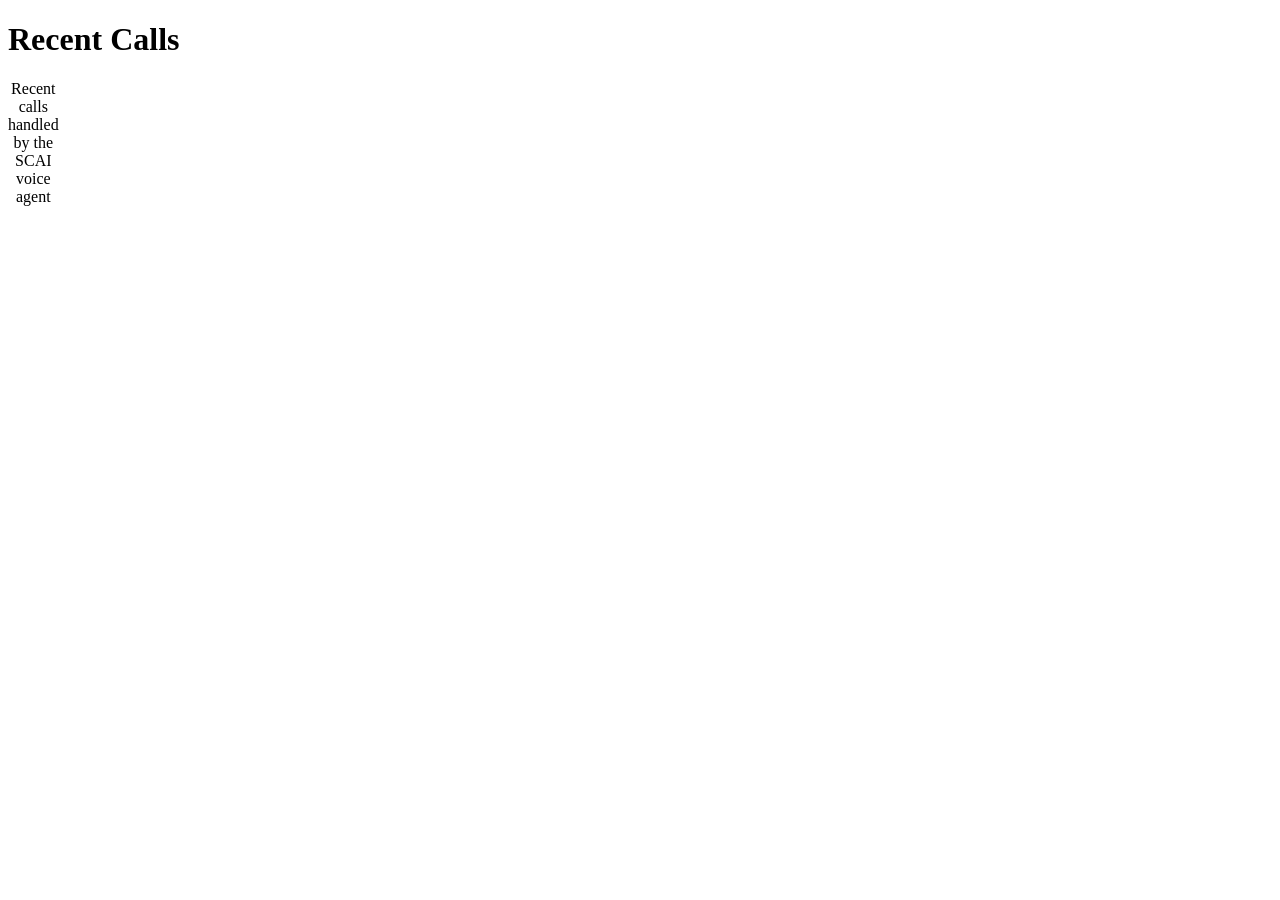
<file: exercises/2.1-static-call-log/starter/index.html>
<!DOCTYPE html>
<html lang="en">
<head>
  <meta charset="UTF-8">
  <meta name="viewport" content="width=device-width, initial-scale=1">
  <title>Recent Calls | SCAI</title>
  <style>
    /* TODO 1: define CSS variables (colors, radius, shadow) in :root */

    /* TODO 2: base styles: body background, font, container card */

    /* TODO 3: table styles: header row, cells, hover, border-collapse */

    /* TODO 4: status badges: .status, .status--answered, .status--missed, .status--transferred */

    /* TODO 5: responsive block @media (max-width: 640px) { ... } using td::before { content: attr(data-label) } */
  </style>
</head>
<body>
  <main>
    <h1>Recent Calls</h1>

    <!-- TODO 6: wrap the table in a container element (card) -->
    <table>
      <caption class="visually-hidden">Recent calls handled by the SCAI voice agent</caption>
      <thead>
        <tr>
          <!-- TODO 7: five <th scope="col"> headers:
               Caller Number | Date & Time | Duration | Status | Agent -->
        </tr>
      </thead>
      <tbody>
        <!-- TODO 8: at least 5 rows. Each <td> needs a data-label attribute.
        Example row:
        <tr>
          <td data-label="Caller Number">+91 98765 43210</td>
          <td data-label="Date & Time">2026-10-01 09:15</td>
          <td data-label="Duration">03:42</td>
          <td data-label="Status"><span class="status status--answered">Answered</span></td>
          <td data-label="Agent">Aarav</td>
        </tr>
        Use all three statuses: Answered, Missed, Transferred. -->
      </tbody>
    </table>
  </main>
</body>
</html>
</file>
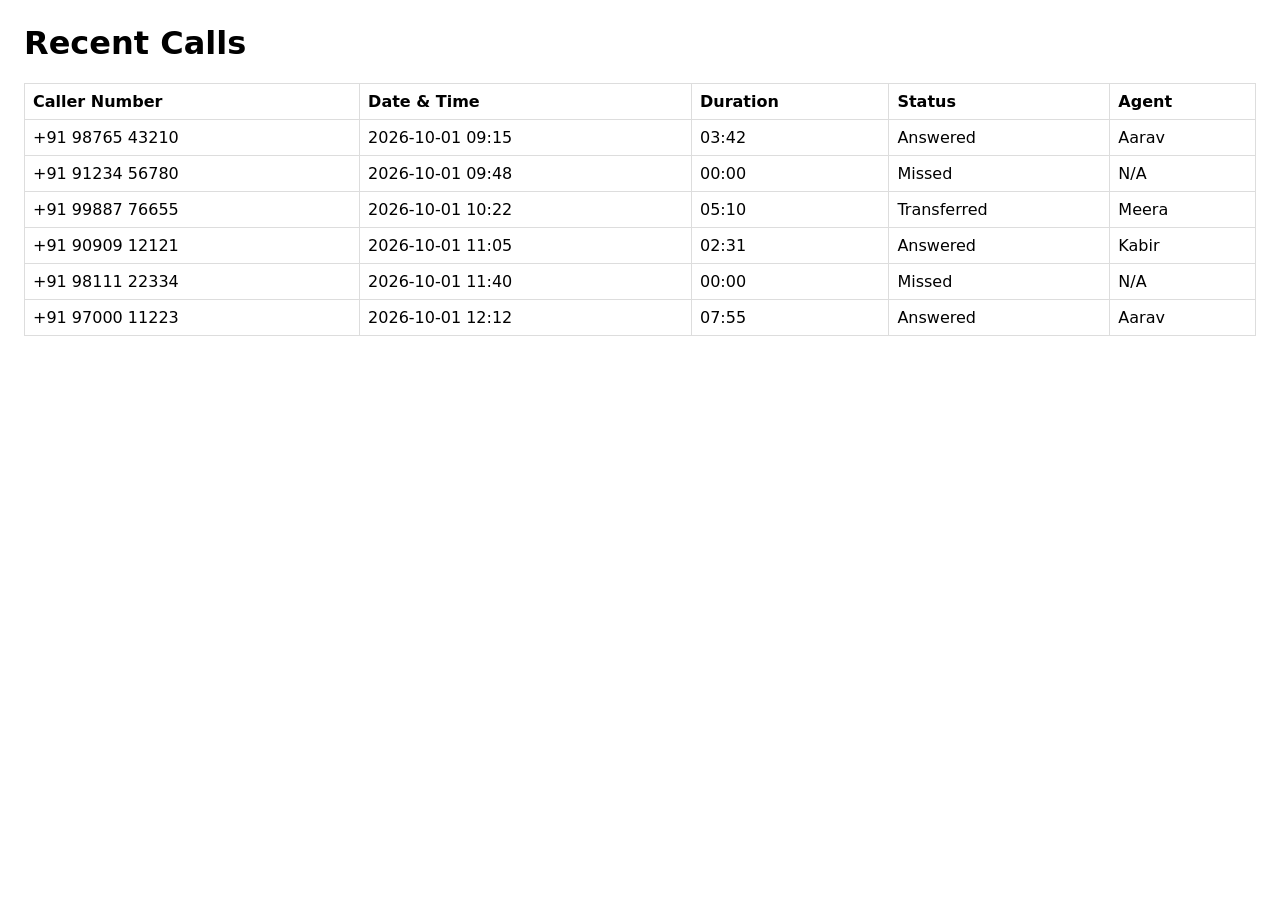
<file: exercises/2.2-dynamic-filter/starter/index.html>
<!DOCTYPE html>
<html lang="en">
<head>
  <meta charset="UTF-8">
  <meta name="viewport" content="width=device-width, initial-scale=1">
  <title>Recent Calls (Filterable) | SCAI</title>
  <style>
    /* Paste your styles from Exercise 2.1 here (or write new ones). */
    body { font-family: system-ui, sans-serif; margin: 24px; }
    table { border-collapse: collapse; width: 100%; }
    th, td { border: 1px solid #ddd; padding: 8px; text-align: left; }

    /* TODO 1: style the .controls bar (flex, gap, wrap) */
    /* TODO 2: style inputs and the Clear button (focus ring included) */
    /* TODO 3: make sure hidden rows really disappear: tr[hidden] { display: none; } */
    /* TODO 4: style #emptyState and #resultCount */
    .visually-hidden { position: absolute; left: -9999px; }
  </style>
</head>
<body>
  <main>
    <h1>Recent Calls</h1>

    <!-- TODO 5: controls bar -->
    <div class="controls">
      <!-- label + <select id="statusFilter"> with options: all, Answered, Missed, Transferred -->
      <!-- label + <input id="searchInput" type="search" ...> -->
      <!-- <button id="clearFilters" type="button">Clear filters</button> -->
    </div>

    <!-- TODO 6: <p id="resultCount" aria-live="polite"></p> -->

    <table id="callsTable">
      <thead>
        <tr>
          <th scope="col">Caller Number</th>
          <th scope="col">Date &amp; Time</th>
          <th scope="col">Duration</th>
          <th scope="col">Status</th>
          <th scope="col">Agent</th>
        </tr>
      </thead>
      <tbody>
        <!-- Add data-status on every row, e.g. <tr data-status="Answered"> -->
        <tr data-status="Answered">
          <td>+91 98765 43210</td><td>2026-10-01 09:15</td><td>03:42</td><td>Answered</td><td>Aarav</td>
        </tr>
        <tr data-status="Missed">
          <td>+91 91234 56780</td><td>2026-10-01 09:48</td><td>00:00</td><td>Missed</td><td>N/A</td>
        </tr>
        <tr data-status="Transferred">
          <td>+91 99887 76655</td><td>2026-10-01 10:22</td><td>05:10</td><td>Transferred</td><td>Meera</td>
        </tr>
        <tr data-status="Answered">
          <td>+91 90909 12121</td><td>2026-10-01 11:05</td><td>02:31</td><td>Answered</td><td>Kabir</td>
        </tr>
        <tr data-status="Missed">
          <td>+91 98111 22334</td><td>2026-10-01 11:40</td><td>00:00</td><td>Missed</td><td>N/A</td>
        </tr>
        <tr data-status="Answered">
          <td>+91 97000 11223</td><td>2026-10-01 12:12</td><td>07:55</td><td>Answered</td><td>Aarav</td>
        </tr>
      </tbody>
    </table>

    <!-- TODO 7: <p id="emptyState" hidden>No calls match your filters.</p> -->
  </main>

  <script src="app.js" defer></script>
</body>
</html>
</file>
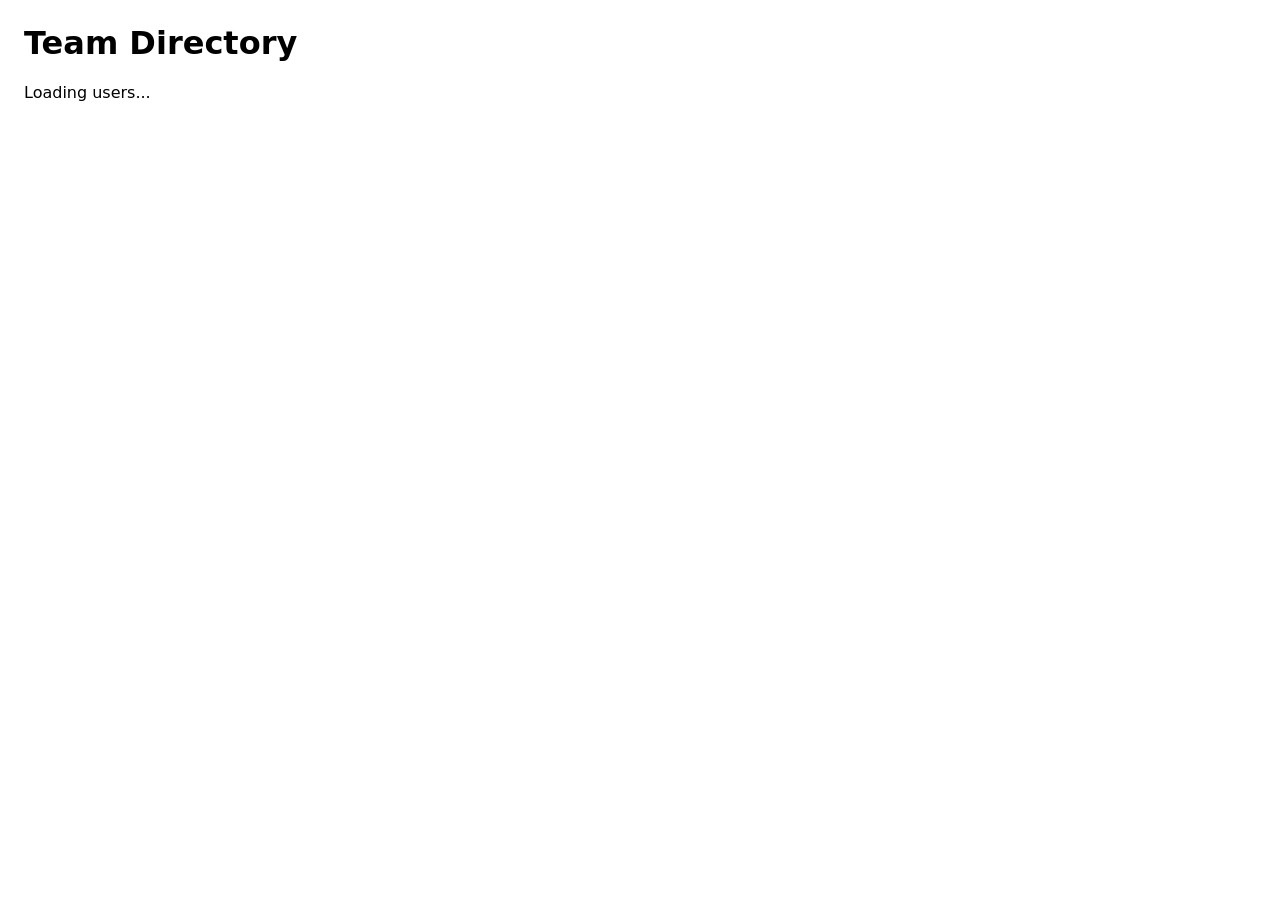
<file: exercises/2.4-fetch-api-data/starter/index.html>
<!DOCTYPE html>
<html lang="en">
<head>
  <meta charset="UTF-8">
  <meta name="viewport" content="width=device-width, initial-scale=1">
  <title>Team Directory | SCAI</title>
  <style>
    body { font-family: system-ui, sans-serif; margin: 24px; }

    /* TODO 1: .grid { display: grid; grid-template-columns: repeat(auto-fill, minmax(260px, 1fr)); gap } */
    /* TODO 2: .card styles (border, radius, padding, shadow) and .avatar (circle with initials) */
    /* TODO 3: .spinner + @keyframes spin */
    /* TODO 4: #errorBox (red-ish message box) */
    /* TODO 5: [hidden] must really hide: [hidden] { display: none !important; } */
  </style>
</head>
<body>
  <main>
    <h1>Team Directory</h1>

    <!-- Loading state -->
    <div id="loader" role="status">
      <div class="spinner"></div>
      <p>Loading users...</p>
    </div>

    <!-- Error state -->
    <div id="errorBox" role="alert" hidden>
      <p id="errorMessage"></p>
      <button id="retryBtn" type="button">Retry</button>
    </div>

    <!-- Success state -->
    <section id="userGrid" class="grid" hidden aria-label="Users"></section>
  </main>

  <script src="app.js" defer></script>
</body>
</html>
</file>
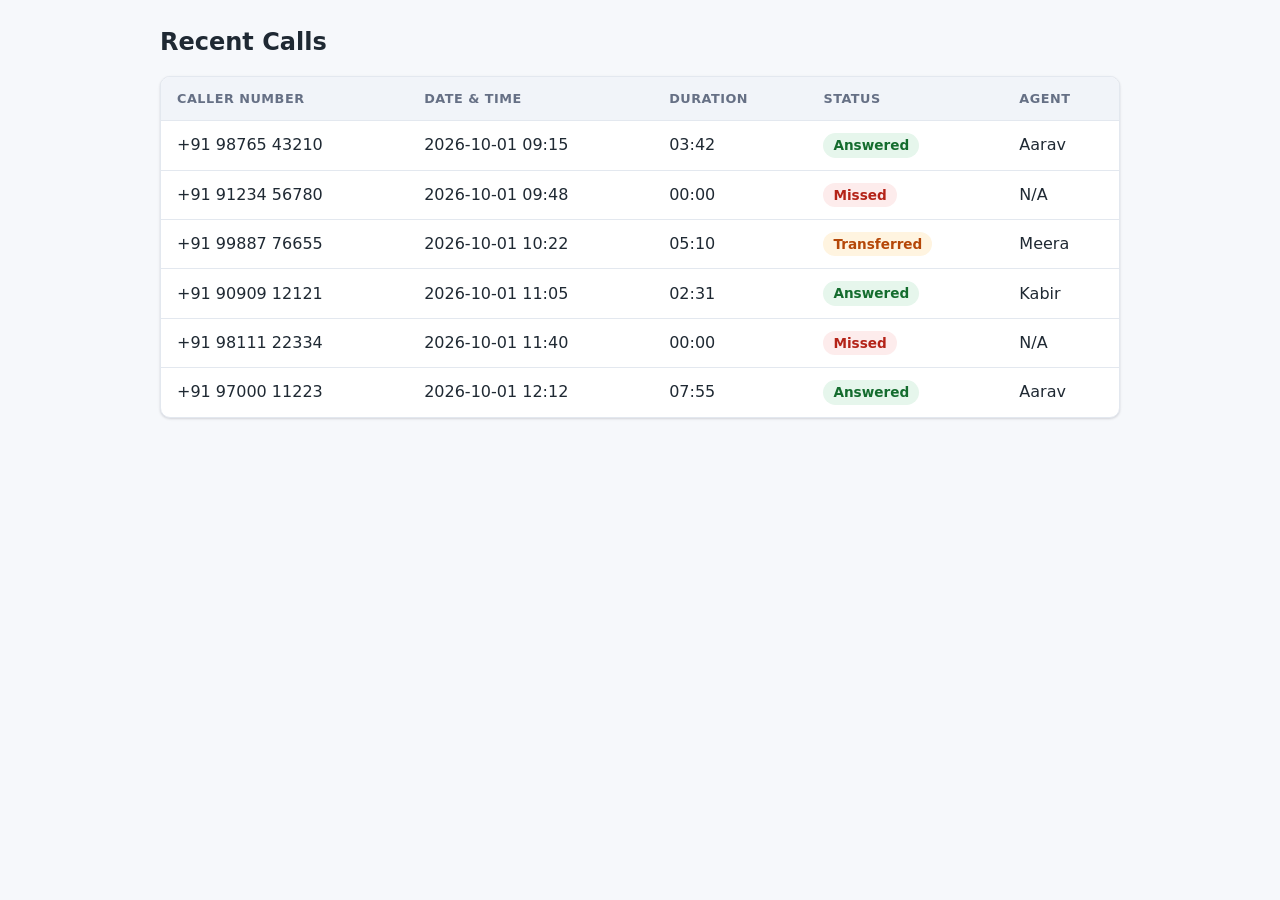
<file: submissions/Madhumasa84/2.1/index.html>
<!DOCTYPE html>
<html lang="en">
<head>
  <meta charset="UTF-8">
  <meta name="viewport" content="width=device-width, initial-scale=1">
  <title>Recent Calls | SCAI</title>
  <style>
    :root {
      --bg: #f6f8fb;
      --surface: #ffffff;
      --border: #e3e8ef;
      --text: #1f2933;
      --text-muted: #667085;
      --head-bg: #f1f4f9;
      --success-bg: #e6f6ec;
      --success-text: #146c2e;
      --danger-bg: #fdecec;
      --danger-text: #b42318;
      --warning-bg: #fff4e0;
      --warning-text: #b54708;
      --radius: 10px;
      --shadow: 0 1px 2px rgba(16, 24, 40, 0.06), 0 1px 3px rgba(16, 24, 40, 0.1);
    }

    * { box-sizing: border-box; }

    body {
      margin: 0;
      padding: 24px;
      font-family: system-ui, -apple-system, "Segoe UI", Roboto, Arial, sans-serif;
      background: var(--bg);
      color: var(--text);
      line-height: 1.5;
    }

    main { max-width: 960px; margin: 0 auto; }

    h1 { font-size: 1.5rem; margin: 0 0 16px; }

    .card {
      background: var(--surface);
      border: 1px solid var(--border);
      border-radius: var(--radius);
      box-shadow: var(--shadow);
      overflow: hidden;
    }

    table { width: 100%; border-collapse: collapse; }

    th, td { padding: 12px 16px; text-align: left; }

    thead th {
      background: var(--head-bg);
      color: var(--text-muted);
      font-size: 0.8rem;
      font-weight: 600;
      text-transform: uppercase;
      letter-spacing: 0.04em;
    }

    tbody tr { border-top: 1px solid var(--border); }
    tbody tr:hover { background: #fafbfd; }

    .status {
      display: inline-block;
      padding: 2px 10px;
      border-radius: 999px;
      font-size: 0.85rem;
      font-weight: 600;
    }
    .status--answered { background: var(--success-bg); color: var(--success-text); }
    .status--missed { background: var(--danger-bg); color: var(--danger-text); }
    .status--transferred { background: var(--warning-bg); color: var(--warning-text); }

    .visually-hidden {
      position: absolute;
      width: 1px;
      height: 1px;
      overflow: hidden;
      clip: rect(0 0 0 0);
      white-space: nowrap;
    }

    @media (max-width: 640px) {
      body { padding: 12px; }

      thead {
        position: absolute;
        width: 1px;
        height: 1px;
        overflow: hidden;
        clip: rect(0 0 0 0);
      }

      table, tbody, tr, td { display: block; width: 100%; }

      tbody tr { padding: 8px 0; }

      td {
        display: flex;
        justify-content: space-between;
        gap: 16px;
        padding: 6px 16px;
        text-align: right;
      }

      td::before {
        content: attr(data-label);
        font-weight: 600;
        color: var(--text-muted);
        text-align: left;
      }
    }
  </style>
</head>
<body>
  <main>
    <h1>Recent Calls</h1>

    <div class="card">
      <table>
        <caption class="visually-hidden">Recent calls handled by the SCAI voice agent</caption>
        <thead>
          <tr>
            <th scope="col">Caller Number</th>
            <th scope="col">Date &amp; Time</th>
            <th scope="col">Duration</th>
            <th scope="col">Status</th>
            <th scope="col">Agent</th>
          </tr>
        </thead>
        <tbody>
          <tr>
            <td data-label="Caller Number">+91 98765 43210</td>
            <td data-label="Date &amp; Time">2026-10-01 09:15</td>
            <td data-label="Duration">03:42</td>
            <td data-label="Status"><span class="status status--answered">Answered</span></td>
            <td data-label="Agent">Aarav</td>
          </tr>
          <tr>
            <td data-label="Caller Number">+91 91234 56780</td>
            <td data-label="Date &amp; Time">2026-10-01 09:48</td>
            <td data-label="Duration">00:00</td>
            <td data-label="Status"><span class="status status--missed">Missed</span></td>
            <td data-label="Agent">N/A</td>
          </tr>
          <tr>
            <td data-label="Caller Number">+91 99887 76655</td>
            <td data-label="Date &amp; Time">2026-10-01 10:22</td>
            <td data-label="Duration">05:10</td>
            <td data-label="Status"><span class="status status--transferred">Transferred</span></td>
            <td data-label="Agent">Meera</td>
          </tr>
          <tr>
            <td data-label="Caller Number">+91 90909 12121</td>
            <td data-label="Date &amp; Time">2026-10-01 11:05</td>
            <td data-label="Duration">02:31</td>
            <td data-label="Status"><span class="status status--answered">Answered</span></td>
            <td data-label="Agent">Kabir</td>
          </tr>
          <tr>
            <td data-label="Caller Number">+91 98111 22334</td>
            <td data-label="Date &amp; Time">2026-10-01 11:40</td>
            <td data-label="Duration">00:00</td>
            <td data-label="Status"><span class="status status--missed">Missed</span></td>
            <td data-label="Agent">N/A</td>
          </tr>
          <tr>
            <td data-label="Caller Number">+91 97000 11223</td>
            <td data-label="Date &amp; Time">2026-10-01 12:12</td>
            <td data-label="Duration">07:55</td>
            <td data-label="Status"><span class="status status--answered">Answered</span></td>
            <td data-label="Agent">Aarav</td>
          </tr>
        </tbody>
      </table>
    </div>
  </main>
</body>
</html>
</file>
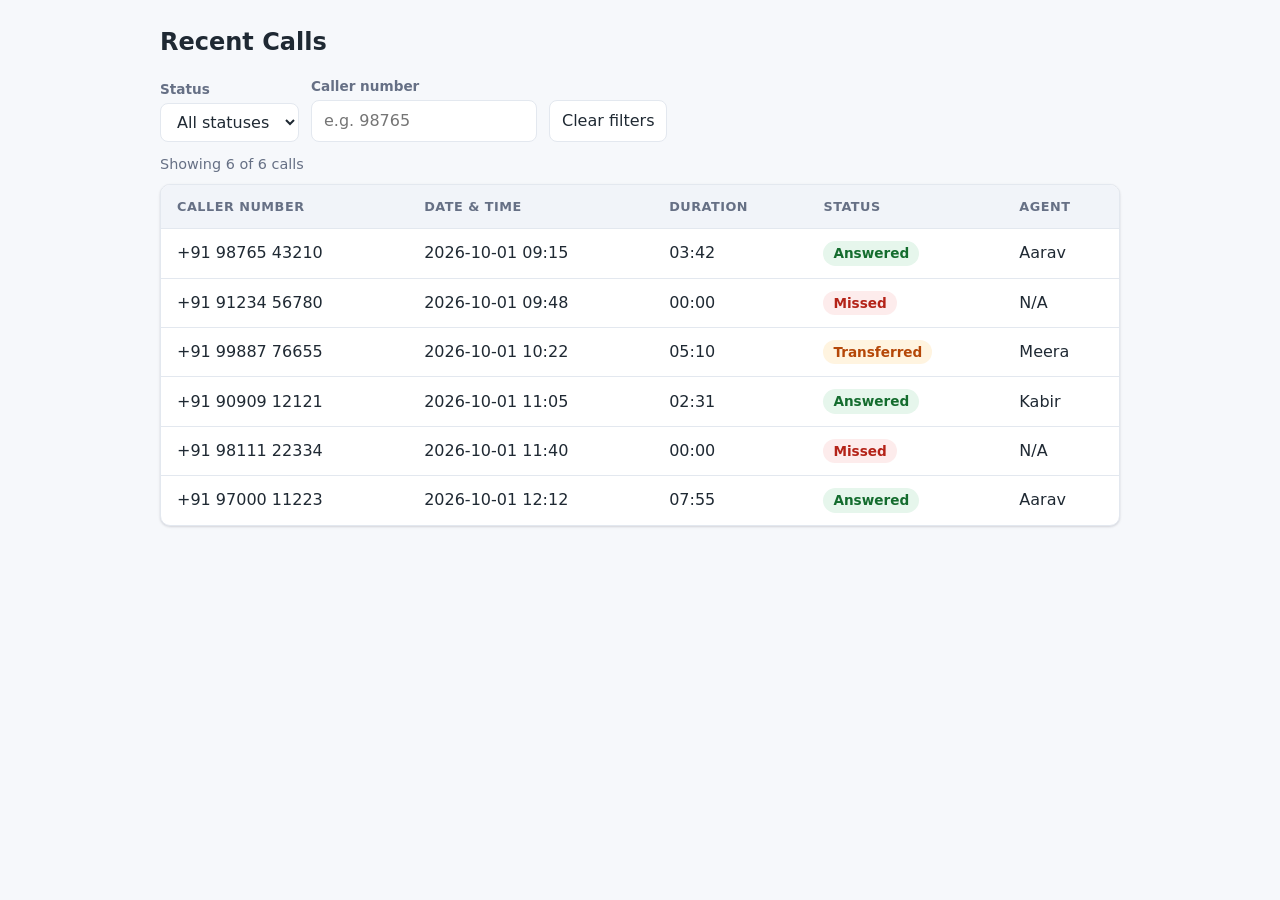
<file: submissions/Madhumasa84/2.2/index.html>
<!DOCTYPE html>
<html lang="en">
<head>
  <meta charset="UTF-8">
  <meta name="viewport" content="width=device-width, initial-scale=1">
  <title>Recent Calls | SCAI</title>
  <style>
    :root {
      --bg: #f6f8fb;
      --surface: #ffffff;
      --border: #e3e8ef;
      --text: #1f2933;
      --text-muted: #667085;
      --head-bg: #f1f4f9;
      --success-bg: #e6f6ec;
      --success-text: #146c2e;
      --danger-bg: #fdecec;
      --danger-text: #b42318;
      --warning-bg: #fff4e0;
      --warning-text: #b54708;
      --radius: 10px;
      --shadow: 0 1px 2px rgba(16, 24, 40, 0.06), 0 1px 3px rgba(16, 24, 40, 0.1);
    }

    * { box-sizing: border-box; }

    body {
      margin: 0;
      padding: 24px;
      font-family: system-ui, -apple-system, "Segoe UI", Roboto, Arial, sans-serif;
      background: var(--bg);
      color: var(--text);
      line-height: 1.5;
    }

    main { max-width: 960px; margin: 0 auto; }

    h1 { font-size: 1.5rem; margin: 0 0 16px; }

    .card {
      background: var(--surface);
      border: 1px solid var(--border);
      border-radius: var(--radius);
      box-shadow: var(--shadow);
      overflow: hidden;
    }

    table { width: 100%; border-collapse: collapse; }

    th, td { padding: 12px 16px; text-align: left; }

    thead th {
      background: var(--head-bg);
      color: var(--text-muted);
      font-size: 0.8rem;
      font-weight: 600;
      text-transform: uppercase;
      letter-spacing: 0.04em;
    }

    tbody tr { border-top: 1px solid var(--border); }
    tbody tr:hover { background: #fafbfd; }

    .status {
      display: inline-block;
      padding: 2px 10px;
      border-radius: 999px;
      font-size: 0.85rem;
      font-weight: 600;
    }
    .status--answered { background: var(--success-bg); color: var(--success-text); }
    .status--missed { background: var(--danger-bg); color: var(--danger-text); }
    .status--transferred { background: var(--warning-bg); color: var(--warning-text); }

    .controls {
      display: flex;
      flex-wrap: wrap;
      align-items: flex-end;
      gap: 12px;
      margin-bottom: 12px;
    }

    .control { display: flex; flex-direction: column; gap: 4px; }

    .control label { font-size: 0.85rem; font-weight: 600; color: var(--text-muted); }

    select, input[type="search"], button {
      font: inherit;
      padding: 8px 12px;
      border: 1px solid var(--border);
      border-radius: 8px;
      background: var(--surface);
      color: var(--text);
    }

    select:focus-visible, input[type="search"]:focus-visible, button:focus-visible {
      outline: 2px solid #2563eb;
      outline-offset: 1px;
    }

    button { cursor: pointer; }
    button:hover { background: var(--head-bg); }

    .result-count { margin: 0 0 8px; color: var(--text-muted); font-size: 0.9rem; }

    .empty-state { padding: 24px; text-align: center; color: var(--text-muted); }

    [hidden] { display: none !important; }

    .visually-hidden {
      position: absolute;
      width: 1px;
      height: 1px;
      overflow: hidden;
      clip: rect(0 0 0 0);
      white-space: nowrap;
    }

    @media (max-width: 640px) {
      body { padding: 12px; }

      thead {
        position: absolute;
        width: 1px;
        height: 1px;
        overflow: hidden;
        clip: rect(0 0 0 0);
      }

      table, tbody, tr, td { display: block; width: 100%; }

      tbody tr { padding: 8px 0; }

      td {
        display: flex;
        justify-content: space-between;
        gap: 16px;
        padding: 6px 16px;
        text-align: right;
      }

      td::before {
        content: attr(data-label);
        font-weight: 600;
        color: var(--text-muted);
        text-align: left;
      }
    }
  </style>
</head>
<body>
  <main>
    <h1>Recent Calls</h1>

    <div class="controls">
      <div class="control">
        <label for="statusFilter">Status</label>
        <select id="statusFilter">
          <option value="all">All statuses</option>
          <option value="Answered">Answered</option>
          <option value="Missed">Missed</option>
          <option value="Transferred">Transferred</option>
        </select>
      </div>
      <div class="control">
        <label for="searchInput">Caller number</label>
        <input id="searchInput" type="search" placeholder="e.g. 98765" autocomplete="off">
      </div>
      <button id="clearFilters" type="button">Clear filters</button>
    </div>

    <p id="resultCount" class="result-count" aria-live="polite"></p>

    <div class="card">
      <table id="callsTable">
        <caption class="visually-hidden">Recent calls handled by the SCAI voice agent</caption>
        <thead>
          <tr>
            <th scope="col">Caller Number</th>
            <th scope="col">Date &amp; Time</th>
            <th scope="col">Duration</th>
            <th scope="col">Status</th>
            <th scope="col">Agent</th>
          </tr>
        </thead>
        <tbody>
          <tr data-status="Answered">
            <td data-label="Caller Number">+91 98765 43210</td>
            <td data-label="Date &amp; Time">2026-10-01 09:15</td>
            <td data-label="Duration">03:42</td>
            <td data-label="Status"><span class="status status--answered">Answered</span></td>
            <td data-label="Agent">Aarav</td>
          </tr>
          <tr data-status="Missed">
            <td data-label="Caller Number">+91 91234 56780</td>
            <td data-label="Date &amp; Time">2026-10-01 09:48</td>
            <td data-label="Duration">00:00</td>
            <td data-label="Status"><span class="status status--missed">Missed</span></td>
            <td data-label="Agent">N/A</td>
          </tr>
          <tr data-status="Transferred">
            <td data-label="Caller Number">+91 99887 76655</td>
            <td data-label="Date &amp; Time">2026-10-01 10:22</td>
            <td data-label="Duration">05:10</td>
            <td data-label="Status"><span class="status status--transferred">Transferred</span></td>
            <td data-label="Agent">Meera</td>
          </tr>
          <tr data-status="Answered">
            <td data-label="Caller Number">+91 90909 12121</td>
            <td data-label="Date &amp; Time">2026-10-01 11:05</td>
            <td data-label="Duration">02:31</td>
            <td data-label="Status"><span class="status status--answered">Answered</span></td>
            <td data-label="Agent">Kabir</td>
          </tr>
          <tr data-status="Missed">
            <td data-label="Caller Number">+91 98111 22334</td>
            <td data-label="Date &amp; Time">2026-10-01 11:40</td>
            <td data-label="Duration">00:00</td>
            <td data-label="Status"><span class="status status--missed">Missed</span></td>
            <td data-label="Agent">N/A</td>
          </tr>
          <tr data-status="Answered">
            <td data-label="Caller Number">+91 97000 11223</td>
            <td data-label="Date &amp; Time">2026-10-01 12:12</td>
            <td data-label="Duration">07:55</td>
            <td data-label="Status"><span class="status status--answered">Answered</span></td>
            <td data-label="Agent">Aarav</td>
          </tr>
        </tbody>
      </table>
      <p id="emptyState" class="empty-state" hidden>No calls match your filters.</p>
    </div>
  </main>

  <script src="app.js" defer></script>
</body>
</html>
</file>
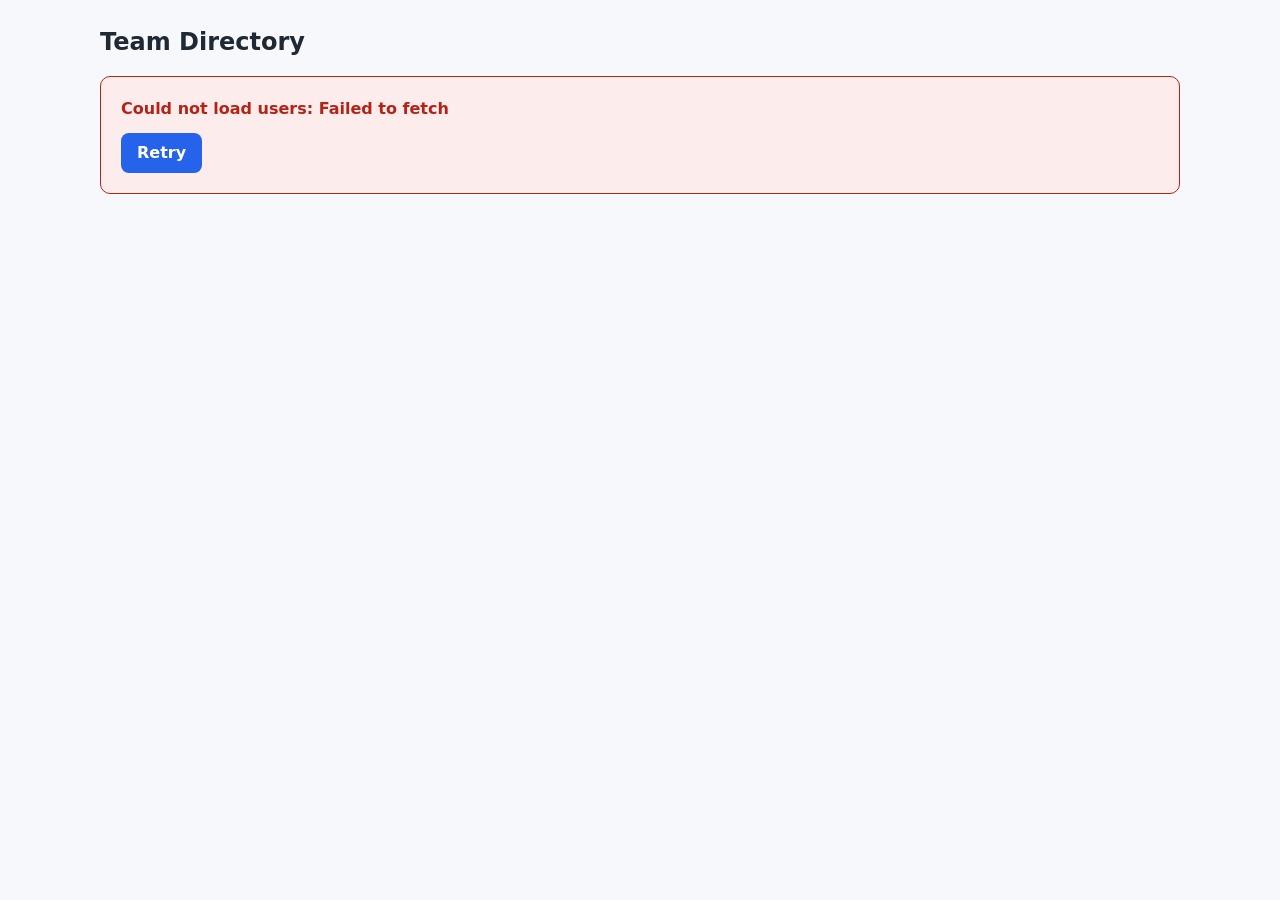
<file: submissions/Madhumasa84/2.4/index.html>
<!DOCTYPE html>
<html lang="en">
<head>
  <meta charset="UTF-8">
  <meta name="viewport" content="width=device-width, initial-scale=1">
  <title>Team Directory | SCAI</title>
  <style>
    :root {
      --bg: #f6f8fb;
      --surface: #ffffff;
      --border: #e3e8ef;
      --text: #1f2933;
      --text-muted: #667085;
      --primary: #2563eb;
      --primary-hover: #1d4ed8;
      --primary-soft: #e8efff;
      --danger-bg: #fdecec;
      --danger-text: #b42318;
      --radius: 10px;
      --shadow: 0 1px 2px rgba(16, 24, 40, 0.06), 0 1px 3px rgba(16, 24, 40, 0.1);
    }

    * { box-sizing: border-box; }

    body {
      margin: 0;
      padding: 24px;
      font-family: system-ui, -apple-system, "Segoe UI", Roboto, Arial, sans-serif;
      background: var(--bg);
      color: var(--text);
      line-height: 1.5;
    }

    main { max-width: 1080px; margin: 0 auto; }

    h1 { font-size: 1.5rem; margin: 0 0 16px; }

    .grid {
      display: grid;
      grid-template-columns: repeat(auto-fill, minmax(260px, 1fr));
      gap: 16px;
    }

    .card {
      display: flex;
      flex-direction: column;
      gap: 6px;
      padding: 20px;
      background: var(--surface);
      border: 1px solid var(--border);
      border-radius: var(--radius);
      box-shadow: var(--shadow);
      overflow-wrap: anywhere;
    }

    .avatar {
      display: flex;
      align-items: center;
      justify-content: center;
      width: 48px;
      height: 48px;
      margin-bottom: 4px;
      border-radius: 50%;
      background: var(--primary-soft);
      color: var(--primary);
      font-weight: 700;
    }

    .card h2 { margin: 0; font-size: 1.1rem; }

    .card a { color: var(--primary); text-decoration: none; }
    .card a:hover { text-decoration: underline; }

    .company {
      align-self: flex-start;
      margin-top: 6px;
      padding: 2px 10px;
      border-radius: 999px;
      background: var(--primary-soft);
      color: var(--primary-hover);
      font-size: 0.85rem;
      font-weight: 600;
    }

    #loader {
      display: flex;
      flex-direction: column;
      align-items: center;
      gap: 12px;
      padding: 48px 0;
      color: var(--text-muted);
    }

    .spinner {
      width: 40px;
      height: 40px;
      border: 4px solid var(--border);
      border-top-color: var(--primary);
      border-radius: 50%;
      animation: spin 0.8s linear infinite;
    }

    @keyframes spin {
      to { transform: rotate(360deg); }
    }

    #errorBox {
      padding: 20px;
      background: var(--danger-bg);
      color: var(--danger-text);
      border: 1px solid var(--danger-text);
      border-radius: var(--radius);
    }

    #errorBox p { margin: 0 0 12px; font-weight: 600; }

    #retryBtn {
      padding: 8px 16px;
      font: inherit;
      font-weight: 600;
      color: #fff;
      background: var(--primary);
      border: 0;
      border-radius: 8px;
      cursor: pointer;
    }

    #retryBtn:hover { background: var(--primary-hover); }

    [hidden] { display: none !important; }

    @media (max-width: 480px) {
      body { padding: 12px; }
    }
  </style>
</head>
<body>
  <main>
    <h1>Team Directory</h1>

    <!-- Loading state -->
    <div id="loader" role="status">
      <div class="spinner"></div>
      <p>Loading users...</p>
    </div>

    <!-- Error state -->
    <div id="errorBox" role="alert" hidden>
      <p id="errorMessage"></p>
      <button id="retryBtn" type="button">Retry</button>
    </div>

    <!-- Success state -->
    <section id="userGrid" class="grid" hidden aria-label="Users"></section>
  </main>

  <script src="app.js" defer></script>
</body>
</html>
</file>
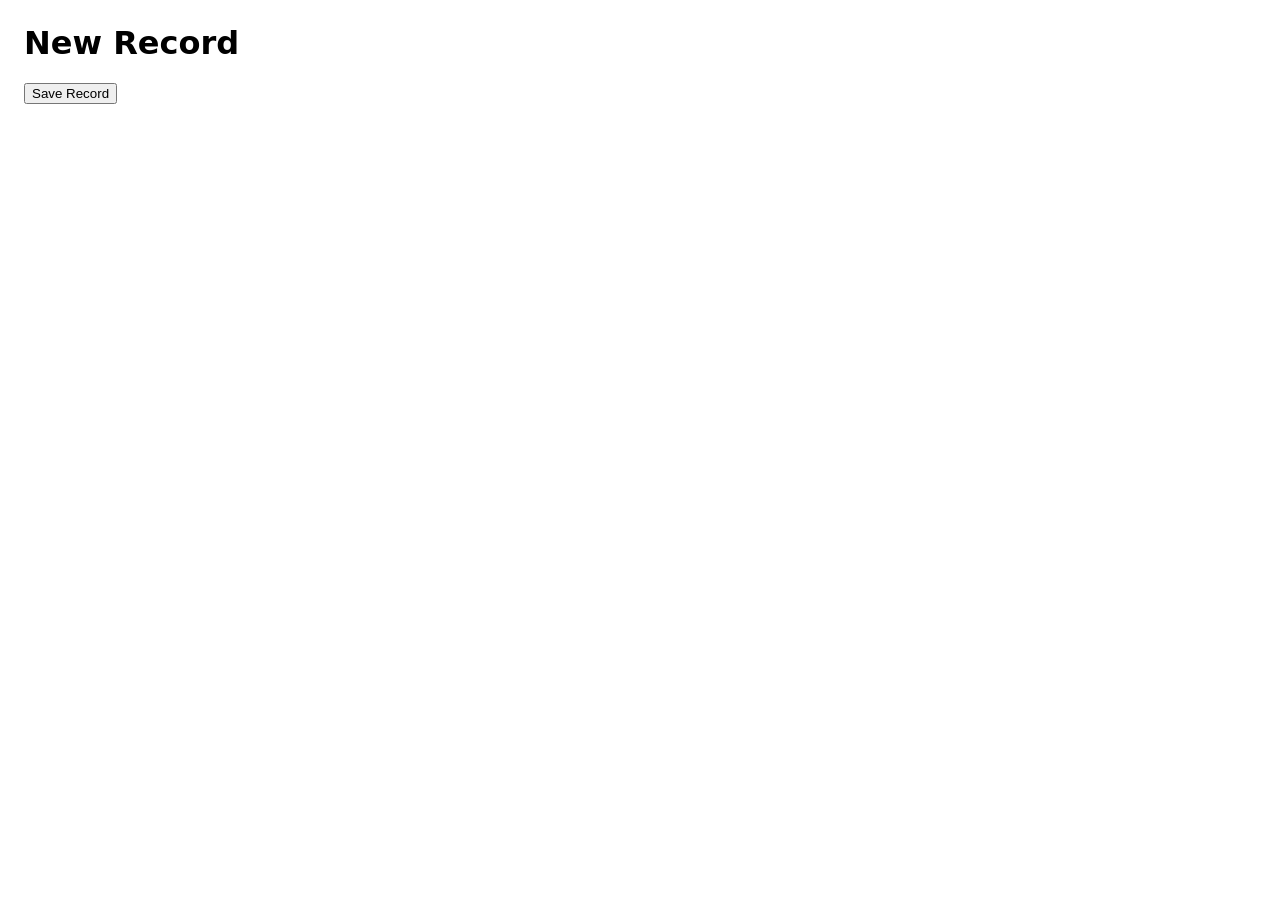
<file: exercises/2.3-form-validation/starter/form.html>
<!DOCTYPE html>
<html lang="en">
<head>
  <meta charset="UTF-8">
  <meta name="viewport" content="width=device-width, initial-scale=1">
  <title>New Record | SCAI</title>
  <style>
    /* TODO 1: CSS variables and base styles (light theme) */
    body { font-family: system-ui, sans-serif; margin: 24px; }

    /* TODO 2: form card layout: max-width 480px, padding, border, radius */
    /* TODO 3: label, input, textarea styles with a visible focus ring */
    /* TODO 4: .invalid { border-color: red-ish } and .error { color; font-size; min-height } */
    /* TODO 5: #toast fixed at the top right, green, with a fade in/out */
    .visually-hidden { position: absolute; left: -9999px; }
  </style>
</head>
<body>
  <main>
    <h1>New Record</h1>

    <form id="recordForm" novalidate>
      <!-- TODO 6: build one block per field. Pattern:

      <div class="field">
        <label for="contactName">Contact Name</label>
        <input id="contactName" name="contactName" type="text" autocomplete="name"
               aria-describedby="contactName-error">
        <p class="error" id="contactName-error" role="alert"></p>
      </div>

      Fields: contactName (text), phone (tel), apptDate (date), apptTime (time),
              notes (textarea, with a live counter "0 / 200").
      -->

      <button type="submit">Save Record</button>
    </form>

    <div id="toast" role="status" aria-live="polite" hidden></div>
  </main>

  <script src="validation.js" defer></script>
</body>
</html>
</file>
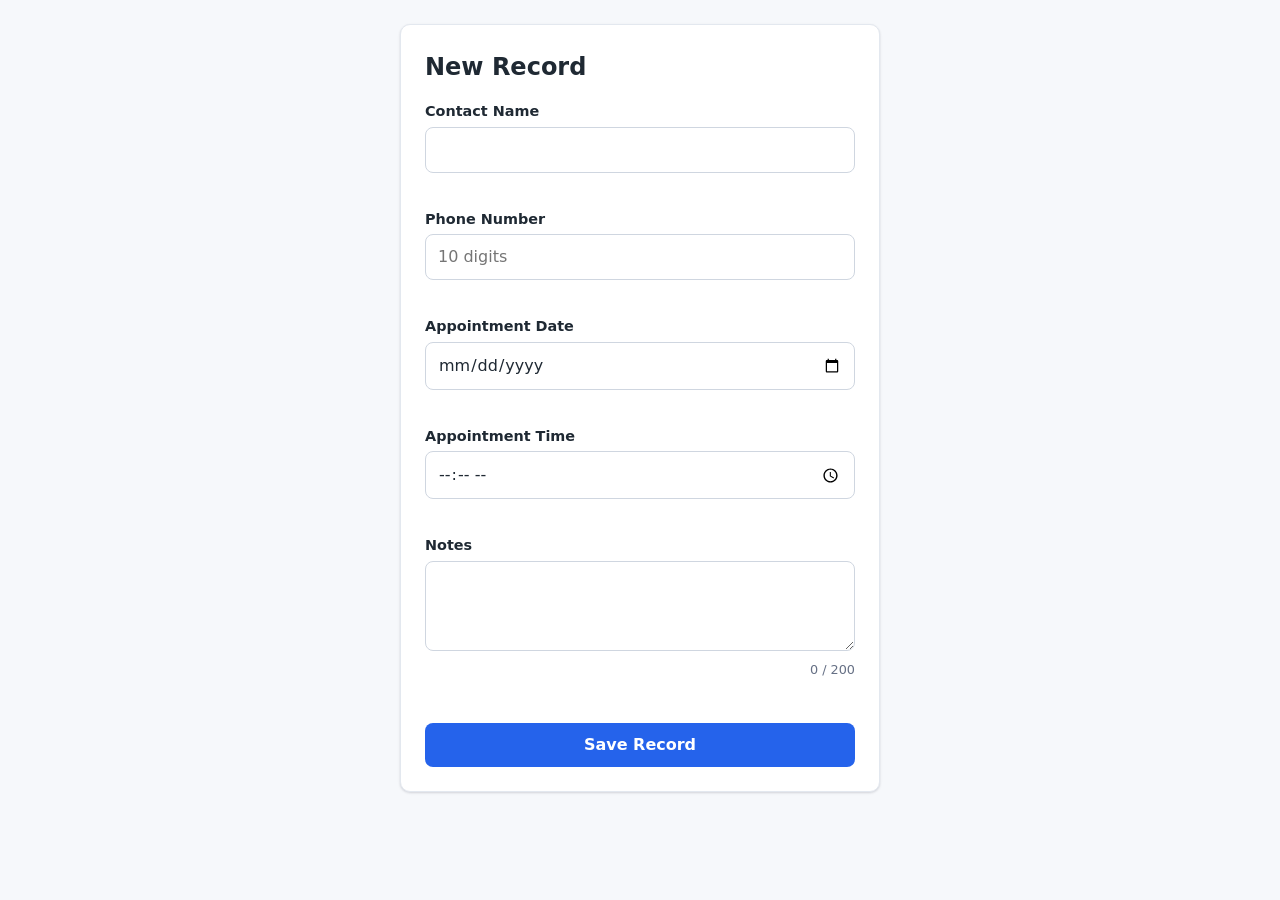
<file: submissions/Madhumasa84/2.3/form.html>
<!DOCTYPE html>
<html lang="en">
<head>
  <meta charset="UTF-8">
  <meta name="viewport" content="width=device-width, initial-scale=1">
  <title>New Record | SCAI</title>
  <style>
    :root {
      --bg: #f6f8fb;
      --surface: #ffffff;
      --border: #cfd6e0;
      --text: #1f2933;
      --text-muted: #667085;
      --primary: #2563eb;
      --primary-hover: #1d4ed8;
      --danger: #b42318;
      --danger-border: #d92d20;
      --success: #146c2e;
      --success-bg: #e6f6ec;
      --radius: 10px;
      --shadow: 0 1px 2px rgba(16, 24, 40, 0.06), 0 1px 3px rgba(16, 24, 40, 0.1);
    }

    * { box-sizing: border-box; }

    body {
      margin: 0;
      padding: 24px;
      font-family: system-ui, -apple-system, "Segoe UI", Roboto, Arial, sans-serif;
      background: var(--bg);
      color: var(--text);
      line-height: 1.5;
    }

    main {
      max-width: 480px;
      margin: 0 auto;
      padding: 24px;
      background: var(--surface);
      border: 1px solid #e3e8ef;
      border-radius: var(--radius);
      box-shadow: var(--shadow);
    }

    h1 { font-size: 1.5rem; margin: 0 0 16px; }

    .field { margin-bottom: 12px; }

    label { display: block; margin-bottom: 4px; font-weight: 600; font-size: 0.9rem; }

    input, textarea {
      width: 100%;
      padding: 10px 12px;
      font: inherit;
      color: var(--text);
      background: var(--surface);
      border: 1px solid var(--border);
      border-radius: 8px;
    }

    textarea { resize: vertical; min-height: 90px; }

    input:focus, textarea:focus {
      outline: 2px solid var(--primary);
      outline-offset: 1px;
      border-color: var(--primary);
    }

    .invalid, .invalid:focus { border-color: var(--danger-border); }
    .invalid:focus { outline-color: var(--danger-border); }

    .error {
      margin: 4px 0 0;
      min-height: 1.25rem;
      color: var(--danger);
      font-size: 0.85rem;
    }

    .counter { margin: 2px 0 0; text-align: right; font-size: 0.8rem; color: var(--text-muted); }

    button {
      width: 100%;
      margin-top: 8px;
      padding: 10px 16px;
      font: inherit;
      font-weight: 600;
      color: #fff;
      background: var(--primary);
      border: 0;
      border-radius: 8px;
      cursor: pointer;
    }

    button:hover { background: var(--primary-hover); }
    button:focus-visible { outline: 2px solid var(--primary-hover); outline-offset: 2px; }

    #toast {
      position: fixed;
      top: 16px;
      right: 16px;
      max-width: calc(100% - 32px);
      padding: 12px 20px;
      color: var(--success);
      background: var(--success-bg);
      border: 1px solid var(--success);
      border-radius: 8px;
      box-shadow: var(--shadow);
      font-weight: 600;
      opacity: 0;
      transition: opacity 0.3s ease;
    }

    #toast.show { opacity: 1; }

    [hidden] { display: none !important; }

    @media (max-width: 480px) {
      body { padding: 12px; }
      main { padding: 16px; }
    }
  </style>
</head>
<body>
  <main>
    <h1>New Record</h1>

    <form id="recordForm" novalidate>
      <div class="field">
        <label for="contactName">Contact Name</label>
        <input id="contactName" name="contactName" type="text" autocomplete="name"
               aria-describedby="contactName-error">
        <p class="error" id="contactName-error" role="alert"></p>
      </div>

      <div class="field">
        <label for="phone">Phone Number</label>
        <input id="phone" name="phone" type="tel" autocomplete="tel" inputmode="numeric"
               placeholder="10 digits" aria-describedby="phone-error">
        <p class="error" id="phone-error" role="alert"></p>
      </div>

      <div class="field">
        <label for="apptDate">Appointment Date</label>
        <input id="apptDate" name="apptDate" type="date" aria-describedby="apptDate-error">
        <p class="error" id="apptDate-error" role="alert"></p>
      </div>

      <div class="field">
        <label for="apptTime">Appointment Time</label>
        <input id="apptTime" name="apptTime" type="time" aria-describedby="apptTime-error">
        <p class="error" id="apptTime-error" role="alert"></p>
      </div>

      <div class="field">
        <label for="notes">Notes</label>
        <textarea id="notes" name="notes" aria-describedby="notes-error notes-counter"></textarea>
        <p class="counter" id="notes-counter">0 / 200</p>
        <p class="error" id="notes-error" role="alert"></p>
      </div>

      <button type="submit">Save Record</button>
    </form>

    <div id="toast" role="status" aria-live="polite" hidden></div>
  </main>

  <script src="validation.js" defer></script>
</body>
</html>
</file>
